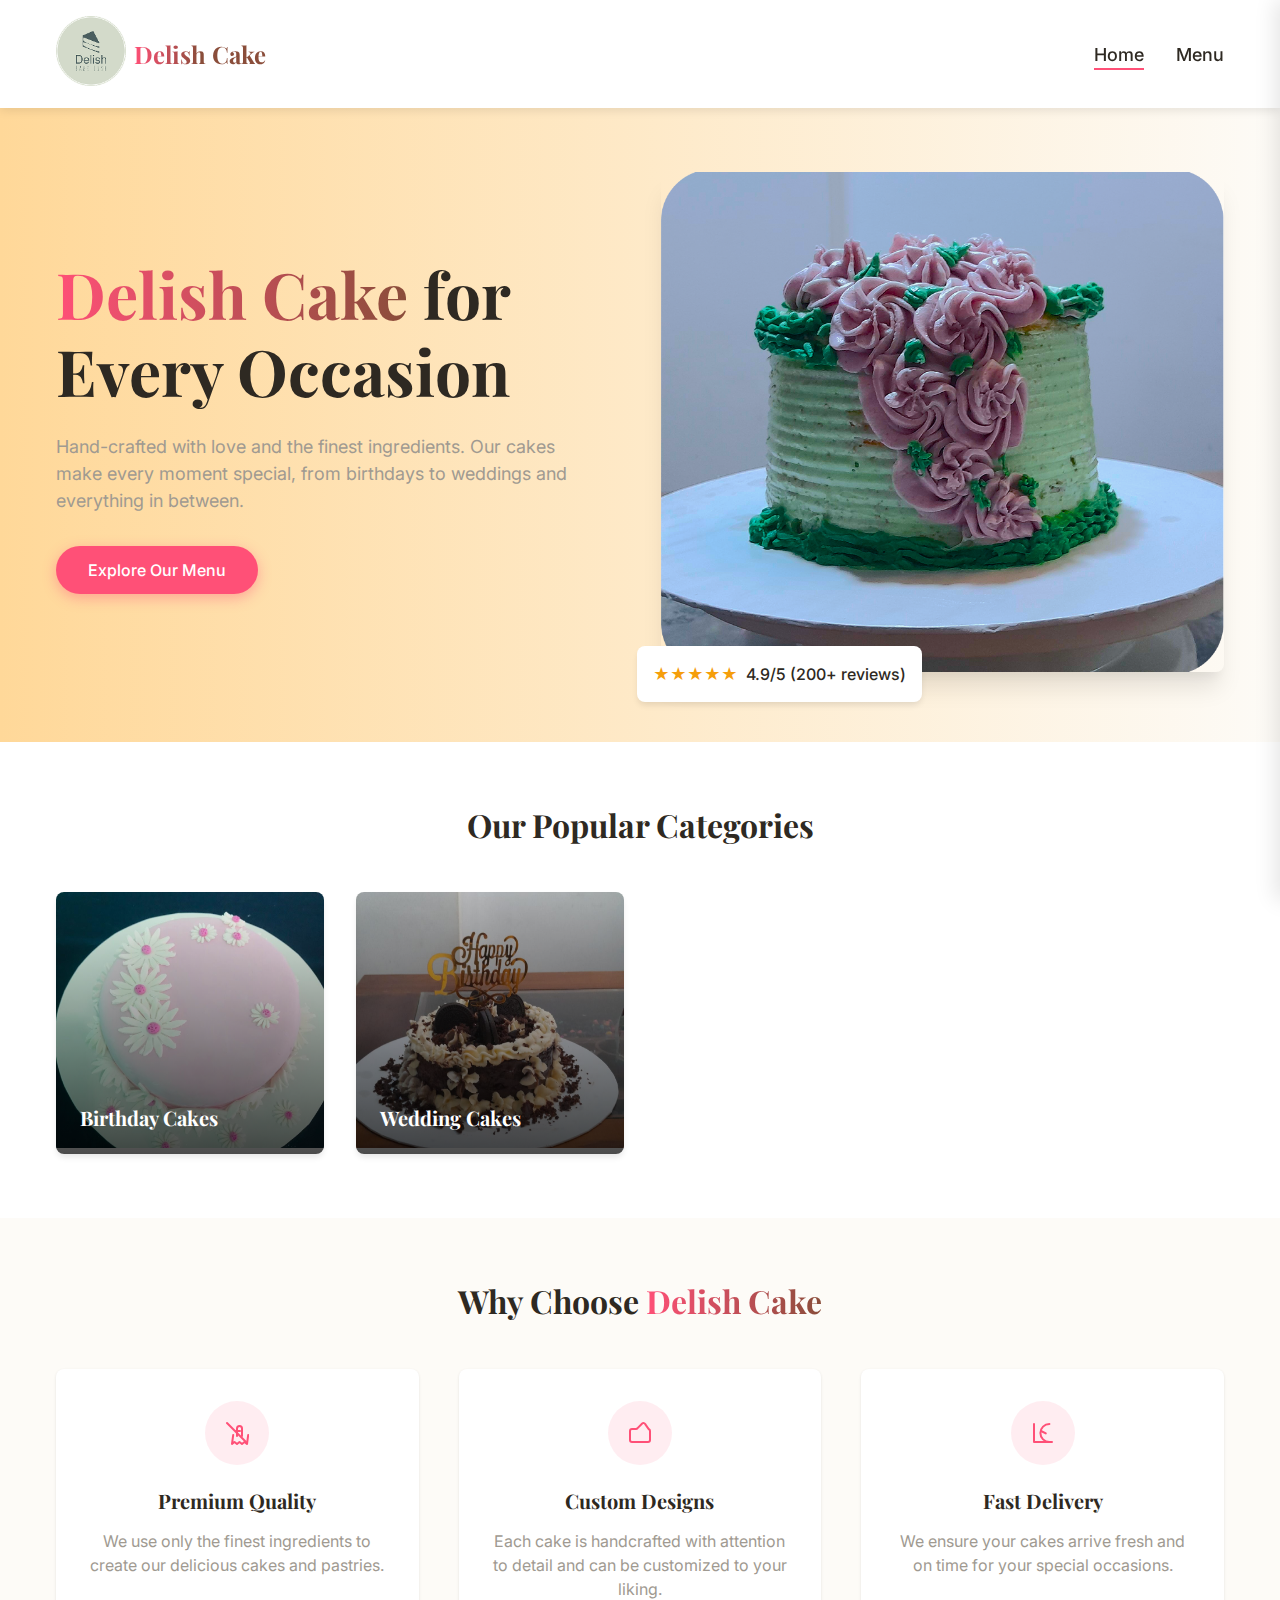
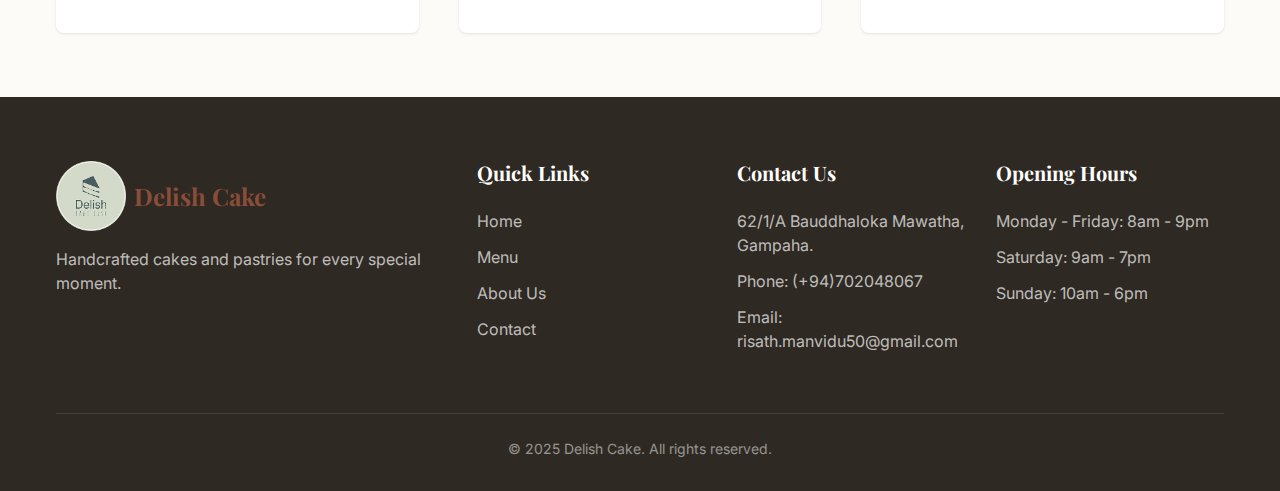
<file: index.html>
<!DOCTYPE html>
<html lang="en">
<head>
  <meta charset="UTF-8">
  <meta name="viewport" content="width=device-width, initial-scale=1.0">
  <title>Delish Cake</title>
  <link rel="shortcut icon" href="Logo.png" type="image/x-icon">
  <link rel="preconnect" href="https://fonts.googleapis.com">
  <link rel="preconnect" href="https://fonts.gstatic.com" crossorigin>
  <link href="https://fonts.googleapis.com/css2?family=Playfair+Display:wght@400;500;600;700&family=Inter:wght@300;400;500;600;700&display=swap" rel="stylesheet">
  <link rel="stylesheet" href="styles.css">
</head>
<body>
  <nav class="navbar">
    <div class="container">
        <div class="navbar-content">
            <a href="index.html" class="logo">
                <div class="logo-circle logo-pulse">
                    <img src="Logo.png" alt="My Company Logo" class="logo-icon custom-logo">
                </div>
                <span class="brand-name animate-shine">Delish Cake</span>
            </a>
            <div class="nav-links">
                <div class="desktop-menu">
                    <a href="index.html" class="nav-link active">Home</a>
                    <a href="menu.html" class="nav-link">Menu</a>
                </div>
            </div>
        </div>
    </div>
</nav>

</div>

<div id="mobile-menu" class="mobile-menu">
    <a href="index.html" class="nav-link active">Home</a>
    <a href="menu.html" class="nav-link">Menu</a>
</div>
</div>
</nav>

<div id="cart-panel" class="cart-panel">
    <div class="cart-header">
        <h2>Your Cart</h2>
        <button id="close-cart" class="close-button">×</button>
    </div>
    <div id="cart-items" class="cart-items">
        </div>
    <div class="cart-footer">
        <div class="cart-total">
            <span>Total:</span>
            <span id="cart-total-price">$0.00</span>
        </div>
        <button class="checkout-button">Checkout</button>
    </div>
</div>
  <main>
    <!-- Hero Section -->
    <section class="hero">
      <div class="container">
        <div class="hero-content">
          <div class="hero-text animate-slide-down">
            <h1><span class="gradient-text">Delish Cake</span> for Every Occasion</h1>
            <p>Hand-crafted with love and the finest ingredients. Our cakes make every moment special, from birthdays to weddings and everything in between.</p>
            <a href="menu.html" class="primary-button">Explore Our Menu</a>
          </div>
          <div class="hero-image">
            <img src="Rectangle 2.png" alt="Delicious celebration cake" class="animate-float">
            <div class="rating-badge animate-slide-down">
              <div class="stars">
                <span class="star">★</span>
                <span class="star">★</span>
                <span class="star">★</span>
                <span class="star">★</span>
                <span class="star">★</span>
              </div>
              <span class="rating-text">4.9/5 (200+ reviews)</span>
            </div>
          </div>
        </div>
      </div>
    </section>

    <!-- Categories Section -->
    <section class="categories">
      <div class="container">
        <h2 class="section-title">Our Popular Categories</h2>
        
        <div class="category-grid">
          <a href="menu.html" class="category-card">
            <img src="Rosa.jpg" alt="Birthday Cakes">
            <div class="category-overlay">
              <h3>Birthday Cakes</h3>
            </div>
          </a>
          
          <a href="menu.html" class="category-card">
            <img src="Chocolate2.jpg" alt="Wedding Cakes">
            <div class="category-overlay">
              <h3>Wedding Cakes</h3>
            </div>
          </a>
          
        </div>
      </div>
    </section>

    <!-- Features Section -->
    <section class="features">
      <div class="container">
        <h2 class="section-title">Why Choose <span class="gradient-text">Delish Cake</span></h2>
        
        <div class="features-grid">
          <div class="feature-card">
            <div class="feature-icon">
              <svg xmlns="http://www.w3.org/2000/svg" width="24" height="24" viewBox="0 0 24 24" fill="none" stroke="currentColor" stroke-width="2" stroke-linecap="round" stroke-linejoin="round">
                <path d="M8.21 13.89L7 23l2.5-2 2.5 2 2.5-2 2.5 2 2.5-2 2.5 2 1.21-9.11"></path>
                <path d="M11 10h4"></path>
                <path d="M12 15V7.5a2.5 2.5 0 0 1 5 0V15"></path>
                <path d="M2 2l20 20"></path>
              </svg>
            </div>
            <h3>Premium Quality</h3>
            <p>We use only the finest ingredients to create our delicious cakes and pastries.</p>
          </div>
          
          <div class="feature-card">
            <div class="feature-icon">
              <svg xmlns="http://www.w3.org/2000/svg" width="24" height="24" viewBox="0 0 24 24" fill="none" stroke="currentColor" stroke-width="2" stroke-linecap="round" stroke-linejoin="round">
                <path d="M21.2 8.4c.5.38.8.97.8 1.6V19a2 2 0 0 1-2 2H4a2 2 0 0 1-2-2v-9a2 2 0 0 1 2-2h3.9a2 2 0 0 0 1.69-.9L14.2 2.5a2 2 0 0 1 3.18.9l3.5 4.9a2.6 2.6 0 0 1 .32.1z"></path>
              </svg>
            </div>
            <h3>Custom Designs</h3>
            <p>Each cake is handcrafted with attention to detail and can be customized to your liking.</p>
          </div>
          
          <div class="feature-card">
            <div class="feature-icon">
              <svg xmlns="http://www.w3.org/2000/svg" width="24" height="24" viewBox="0 0 24 24" fill="none" stroke="currentColor" stroke-width="2" stroke-linecap="round" stroke-linejoin="round">
                <path d="M3 3v18h18"></path>
                <path d="M18.4 3a9 9 0 1 0 0 18"></path>
                <path d="M10 10l4.8 2.4"></path>
              </svg>
            </div>
            <h3>Fast Delivery</h3>
            <p>We ensure your cakes arrive fresh and on time for your special occasions.</p>
          </div>
        </div>
      </div>
    </section>

    

    <footer class="footer">
      <div class="container">
          <div class="footer-content">
              <div class="footer-brand">
                  <div class="logo">
                      <div class="logo-circle">
                          <img src="Logo.png" alt="My Company Logo" class="logo-icon custom-logo">
                      </div>
                      <span class="brand-name">Delish Cake</span>
                  </div>
                  <p>Handcrafted cakes and pastries for every special moment.</p>
              </div>
  
              <div class="footer-links">
                  <div class="footer-section">
                      <h3>Quick Links</h3>
                      <ul>
                          <li><a href="index.html">Home</a></li>
                          <li><a href="menu.html">Menu</a></li>
                          <li><a href="#">About Us</a></li>
                          <li><a href="#">Contact</a></li>
                      </ul>
                  </div>
  
                  <div class="footer-section">
                    <h3>Contact Us</h3>
                    <ul>
                        <li>62/1/A Bauddhaloka Mawatha, Gampaha.</li>
                        <li>Phone: (+94)702048067</li>
                        <li>Email: risath.manvidu50@gmail.com</li>
                    </ul>
                </div>

                <div class="footer-section">
                    <h3>Opening Hours</h3>
                    <ul>
                        <li>Monday - Friday: 8am - 9pm</li>
                        <li>Saturday: 9am - 7pm</li>
                        <li>Sunday: 10am - 6pm</li>
                    </ul>
                </div>
            </div>
        </div>

        <div class="footer-bottom">
            <p>&copy; 2025 Delish Cake. All rights reserved.</p>
        </div>
    </div>
  </footer>

  <div id="overlay" class="overlay"></div>

  <script src="script.js"></script>
</body>
</html>
</file>
<file: styles.css>
/* Base styles */
:root {
  --background-color: #fdfbf7;
  --foreground-color: #2e2922;
  --primary-color: #ff5077;
  --primary-hover-color: #fa3867;
  --secondary-color: #ffd899;
  --accent-color: #8a4d3a;
  --muted-color: #f5f1ed;
  --muted-foreground-color: #a09a91;
  --border-color: #e9e5e1;
  --radius: 0.5rem;
  --font-sans: 'Inter', -apple-system, BlinkMacSystemFont, 'Segoe UI', Roboto, Helvetica, Arial, sans-serif;
  --font-display: 'Playfair Display', Georgia, serif;
}

* {
  margin: 0;
  padding: 0;
  box-sizing: border-box;
}

body {
  font-family: var(--font-sans);
  background-color: var(--background-color);
  color: var(--foreground-color);
  line-height: 1.5;
  overflow-x: hidden;
}

.container {
  width: 100%;
  max-width: 1200px;
  margin: 0 auto;
  padding: 0 1rem;
}
.custom-logo {
  width: auto; /* Adjust as needed */
  height: 2rem; /* Adjust as needed */
  /* Add any other specific styles for your logo image */
}
a {
  text-decoration: none;
  color: inherit;
}

img {
  max-width: 100%;
  height: auto;
}

h1, h2, h3, h4, h5, h6 {
  font-family: var(--font-display);
  line-height: 1.2;
}

.gradient-text {
  background: linear-gradient(to right, var(--primary-color), var(--accent-color));
  background-clip: text;
  -webkit-background-clip: text;
  color: transparent;
}

/* Navbar styles */
.navbar {
  position: sticky;
  top: 0;
  z-index: 50;
  background-color: white;
  box-shadow: 0 2px 10px rgba(0, 0, 0, 0.1);
}

.navbar-content {
  display: flex;
  justify-content: space-between;
  align-items: center;
  padding: 1rem 0;
}

.logo {
  display: flex;
  align-items: center;
  gap: 0.5rem;
}


.logo-icon {
  width: 70px;
  height: 70px;
}

.brand-name {
  font-family: var(--font-display);
  font-weight: 700;
  font-size: 1.5rem;
  color: var(--accent-color);
}

.nav-links {
  display: flex;
  align-items: center;
  gap: 1.5rem;
}

.desktop-menu {
  display: none;
}

@media (min-width: 768px) {
  .desktop-menu {
    display: flex;
    gap: 2rem;
  }
}

.nav-link {
  position: relative;
  font-size: 1.125rem;
  font-weight: 500;
  transition: color 0.3s;
}

.nav-link::after {
  content: '';
  position: absolute;
  width: 0;
  height: 2px;
  bottom: -2px;
  left: 0;
  background-color: var(--primary-color);
  transition: width 0.3s;
}

.nav-link:hover::after, 
.nav-link.active::after {
  width: 100%;
}

.cart-button {
  position: relative;
  padding: 0.5rem;
  background: none;
  border: none;
  color: var(--accent-color);
  cursor: pointer;
  transition: color 0.3s;
}

.cart-button:hover {
  color: var(--primary-color);
}

.cart-icon {
  width: 1.5rem;
  height: 1.5rem;
}

.cart-count {
  position: absolute;
  top: -0.25rem;
  right: -0.25rem;
  background-color: var(--primary-color);
  color: white;
  font-size: 0.75rem;
  width: 1.25rem;
  height: 1.25rem;
  border-radius: 50%;
  display: flex;
  align-items: center;
  justify-content: center;
}

.mobile-menu-button {
  display: flex;
  background: none;
  border: none;
  color: var(--accent-color);
  cursor: pointer;
}

@media (min-width: 768px) {
  .mobile-menu-button {
    display: none;
  }
}

.menu-icon {
  width: 1.5rem;
  height: 1.5rem;
}

.mobile-menu {
  display: none;
  flex-direction: column;
  gap: 0.75rem;
  padding: 0.75rem 0;
  background-color: white;
  box-shadow: 0 4px 6px -1px rgba(0, 0, 0, 0.1);
}

.mobile-menu.active {
  display: flex;
}

/* Cart panel styles */
.cart-panel {
  position: fixed;
  top: 0;
  right: 0;
  width: 100%;
  max-width: 400px;
  height: 100vh;
  background-color: white;
  box-shadow: -5px 0 20px rgba(0, 0, 0, 0.1);
  z-index: 100;
  transform: translateX(100%);
  transition: transform 0.3s ease-in-out;
  display: flex;
  flex-direction: column;
}

.cart-panel.active {
  transform: translateX(0);
}

.cart-header {
  display: flex;
  justify-content: space-between;
  align-items: center;
  padding: 1.5rem;
  border-bottom: 1px solid var(--border-color);
}

.cart-header h2 {
  font-size: 1.5rem;
}

.close-button {
  background: none;
  border: none;
  font-size: 1.5rem;
  cursor: pointer;
  color: var(--muted-foreground-color);
}

.cart-items {
  flex: 1;
  overflow-y: auto;
  padding: 1rem;
}

.cart-item {
  display: flex;
  gap: 1rem;
  padding: 1rem 0;
  border-bottom: 1px solid var(--border-color);
}

.cart-item-image {
  width: 80px;
  height: 80px;
  object-fit: cover;
  border-radius: var(--radius);
}

.cart-item-details {
  flex: 1;
}

.cart-item-name {
  font-weight: 600;
  margin-bottom: 0.25rem;
}

.cart-item-price {
  color: var(--accent-color);
  font-weight: 500;
}

.cart-item-quantity {
  display: flex;
  align-items: center;
  gap: 0.5rem;
  margin-top: 0.5rem;
}

.quantity-button {
  width: 1.5rem;
  height: 1.5rem;
  border: 1px solid var(--border-color);
  background: none;
  border-radius: 50%;
  cursor: pointer;
  display: flex;
  align-items: center;
  justify-content: center;
}

.cart-item-remove {
  background: none;
  border: none;
  color: var(--primary-color);
  cursor: pointer;
  margin-top: 0.5rem;
  font-size: 0.875rem;
}

.cart-footer {
  padding: 1.5rem;
  border-top: 1px solid var(--border-color);
}

.cart-total {
  display: flex;
  justify-content: space-between;
  font-weight: 600;
  margin-bottom: 1.5rem;
}

.checkout-button {
  display: block;
  width: 100%;
  padding: 0.75rem;
  background-color: var(--primary-color);
  color: white;
  border: none;
  border-radius: var(--radius);
  font-weight: 600;
  cursor: pointer;
  transition: background-color 0.3s;
}

.checkout-button:hover {
  background-color: var(--primary-hover-color);
}

.overlay {
  position: fixed;
  top: 0;
  left: 0;
  width: 100%;
  height: 100%;
  background-color: rgba(0, 0, 0, 0.5);
  z-index: 90;
  opacity: 0;
  visibility: hidden;
  transition: opacity 0.3s;
}

.overlay.active {
  opacity: 1;
  visibility: visible;
}

/* Hero section styles */
.hero {
  background: linear-gradient(to right, var(--secondary-color), var(--background-color));
  padding: 4rem 0;
}

.hero-content {
  display: flex;
  flex-direction: column;
  gap: 2.5rem;
}

@media (min-width: 768px) {
  .hero-content {
    flex-direction: row;
    align-items: center;
  }
  
  .hero-text {
    width: 50%;
    padding-right: 3rem;
  }
  
  .hero-image {
    width: 50%;
  }
}

.hero-text h1 {
  font-size: 2.5rem;
  font-weight: 700;
  margin-bottom: 1.5rem;
  line-height: 1.2;
}

@media (min-width: 768px) {
  .hero-text h1 {
    font-size: 3.5rem;
  }
}

@media (min-width: 1024px) {
  .hero-text h1 {
    font-size: 4rem;
  }
}

.hero-text p {
  color: var(--muted-foreground-color);
  font-size: 1.125rem;
  margin-bottom: 2rem;
  max-width: 32rem;
}

.primary-button {
  display: inline-block;
  padding: 0.75rem 2rem;
  background-color: var(--primary-color);
  color: white;
  font-weight: 500;
  border-radius: 9999px;
  box-shadow: 0 4px 14px rgba(255, 80, 119, 0.4);
  transition: all 0.3s;
}

.primary-button:hover {
  transform: translateY(-2px);
  box-shadow: 0 6px 20px rgba(255, 80, 119, 0.5);
}

.hero-image {
  position: relative;
}

.hero-image img {
  border-radius: var(--radius);
  box-shadow: 0 20px 25px -5px rgba(0, 0, 0, 0.1), 0 10px 10px -5px rgba(0, 0, 0, 0.04);
  max-height: 500px;
  object-fit: cover;
  width: 100%;
}

.rating-badge {
  position: absolute;
  bottom: -1.5rem;
  left: -1.5rem;
  background-color: white;
  padding: 1rem;
  border-radius: var(--radius);
  box-shadow: 0 4px 6px -1px rgba(0, 0, 0, 0.1);
  display: none;
}

@media (min-width: 768px) {
  .rating-badge {
    display: flex;
    align-items: center;
    gap: 0.5rem;
  }
}

.stars {
  color: #f59e0b;
  display: flex;
}

.star {
  font-size: 1rem;
}

.rating-text {
  font-weight: 500;
}

/* Categories section styles */
.categories {
  padding: 4rem 0;
  background-color: white;
}

.section-title {
  font-size: 2rem;
  font-weight: 700;
  text-align: center;
  margin-bottom: 3rem;
}

.category-grid {
  display: grid;
  grid-template-columns: 1fr;
  gap: 2rem;
}

@media (min-width: 640px) {
  .category-grid {
    grid-template-columns: repeat(2, 1fr);
  }
}

@media (min-width: 1024px) {
  .category-grid {
    grid-template-columns: repeat(4, 1fr);
  }
}

.category-card {
  position: relative;
  border-radius: var(--radius);
  overflow: hidden;
  box-shadow: 0 4px 6px -1px rgba(0, 0, 0, 0.1);
  transition: all 0.3s;
  display: block;
}

.category-card:hover {
  transform: translateY(-0.5rem);
  box-shadow: 0 10px 15px -3px rgba(0, 0, 0, 0.1);
}

.category-card img {
  width: 100%;
  height: 16rem;
  object-fit: cover;
  transition: transform 0.3s;
}

.category-card:hover img {
  transform: scale(1.1);
}

.category-overlay {
  position: absolute;
  inset: 0;
  background: linear-gradient(to top, rgba(0, 0, 0, 0.7), transparent);
  display: flex;
  align-items: flex-end;
}

.category-overlay h3 {
  color: white;
  font-size: 1.25rem;
  font-weight: 700;
  padding: 1.5rem;
  width: 100%;
}

/* Features section styles */
.features {
  padding: 4rem 0;
  background-color: var(--background-color);
}

.features-grid {
  display: grid;
  grid-template-columns: 1fr;
  gap: 2.5rem;
}

@media (min-width: 768px) {
  .features-grid {
    grid-template-columns: repeat(3, 1fr);
  }
}

.feature-card {
  background-color: white;
  padding: 2rem;
  border-radius: var(--radius);
  box-shadow: 0 1px 3px rgba(0, 0, 0, 0.1);
  text-align: center;
}

.feature-icon {
  width: 4rem;
  height: 4rem;
  border-radius: 50%;
  background-color: rgba(255, 80, 119, 0.1);
  display: flex;
  align-items: center;
  justify-content: center;
  margin: 0 auto 1.5rem;
}

.feature-icon svg {
  color: var(--primary-color);
}

.feature-card h3 {
  font-size: 1.25rem;
  font-weight: 700;
  margin-bottom: 1rem;
}

.feature-card p {
  color: var(--muted-foreground-color);
}

/* Testimonials section styles */
.testimonials {
  padding: 4rem 0;
  background-color: white;
}

.testimonial-grid {
  display: grid;
  grid-template-columns: 1fr;
  gap: 2rem;
}

@media (min-width: 768px) {
  .testimonial-grid {
    grid-template-columns: repeat(2, 1fr);
  }
}

@media (min-width: 1024px) {
  .testimonial-grid {
    grid-template-columns: repeat(3, 1fr);
  }
}

.testimonial-card {
  background-color: var(--background-color);
  padding: 2rem;
  border-radius: var(--radius);
  box-shadow: 0 1px 2px rgba(0, 0, 0, 0.05);
}

.testimonial-header {
  display: flex;
  align-items: center;
  gap: 1rem;
  margin-bottom: 1rem;
}

.testimonial-avatar {
  width: 3rem;
  height: 3rem;
  border-radius: 50%;
  object-fit: cover;
}

.testimonial-header h4 {
  font-weight: 500;
}

.testimonial-text {
  color: var(--muted-foreground-color);
  font-style: italic;
}

/* Footer styles */
.footer {
  background-color: var(--foreground-color);
  color: white;
  padding: 4rem 0 2rem;
}

.footer-content {
  display: grid;
  grid-template-columns: 1fr;
  gap: 3rem;
}

@media (min-width: 768px) {
  .footer-content {
    grid-template-columns: 1fr 2fr;
  }
}

.footer-brand p {
  margin-top: 1rem;
  color: rgba(255, 255, 255, 0.7);
}

.footer-links {
  display: grid;
  grid-template-columns: 1fr;
  gap: 2rem;
}

@media (min-width: 768px) {
  .footer-links {
    grid-template-columns: repeat(3, 1fr);
  }
}

.footer-section h3 {
  font-size: 1.25rem;
  margin-bottom: 1.5rem;
}

.footer-section ul {
  list-style: none;
}

.footer-section li {
  margin-bottom: 0.75rem;
  color: rgba(255, 255, 255, 0.7);
}

.footer-section a:hover {
  color: white;
  text-decoration: underline;
}

.footer-bottom {
  margin-top: 3rem;
  padding-top: 1.5rem;
  border-top: 1px solid rgba(255, 255, 255, 0.1);
  text-align: center;
  color: rgba(255, 255, 255, 0.5);
  font-size: 0.875rem;
}

/* Animations */
@keyframes float {
  0%, 100% { transform: translateY(0); }
  50% { transform: translateY(-10px); }
}

.animate-float {
  animation: float 3s ease-in-out infinite;
}

@keyframes slideDown {
  0% { transform: translateY(-10px); opacity: 0; }
  100% { transform: translateY(0); opacity: 1; }
}

.animate-slide-down {
  animation: slideDown 0.5s ease-out forwards;
}

@keyframes fadeIn {
  0% { opacity: 0; }
  100% { opacity: 1; }
}

.animate-fade-in {
  animation: fadeIn 0.5s ease-out forwards;
}

@keyframes shine {
  0% { background-position: -100% 0; }
  100% { background-position: 200% 0; }
}

.animate-shine {
  background: linear-gradient(to right, var(--primary-color) 0%, var(--accent-color) 25%, var(--accent-color) 50%, var(--primary-color) 75%, var(--primary-color) 100%);
  background-size: 200% auto;
  background-clip: text;
  -webkit-background-clip: text;
  color: transparent;
  animation: shine 3s linear infinite;
}



@keyframes pulse {
  0% { transform: scale(1); }
  50% { transform: scale(1.05); }
  100% { transform: scale(1); }
}

/* Example CSS for footer logo */
.footer .logo .logo-circle {
  /* You might want to adjust the background color or remove it */
  background-color: transparent; /* Example: Make the circle background transparent */
  display: flex;
  justify-content: center;
  align-items: center;
}

.footer .logo .custom-logo {
  max-width: 100px; /* Adjust the maximum width as needed */
  height: auto;
  display: block; /* To prevent potential inline spacing issues */
}
</file>
